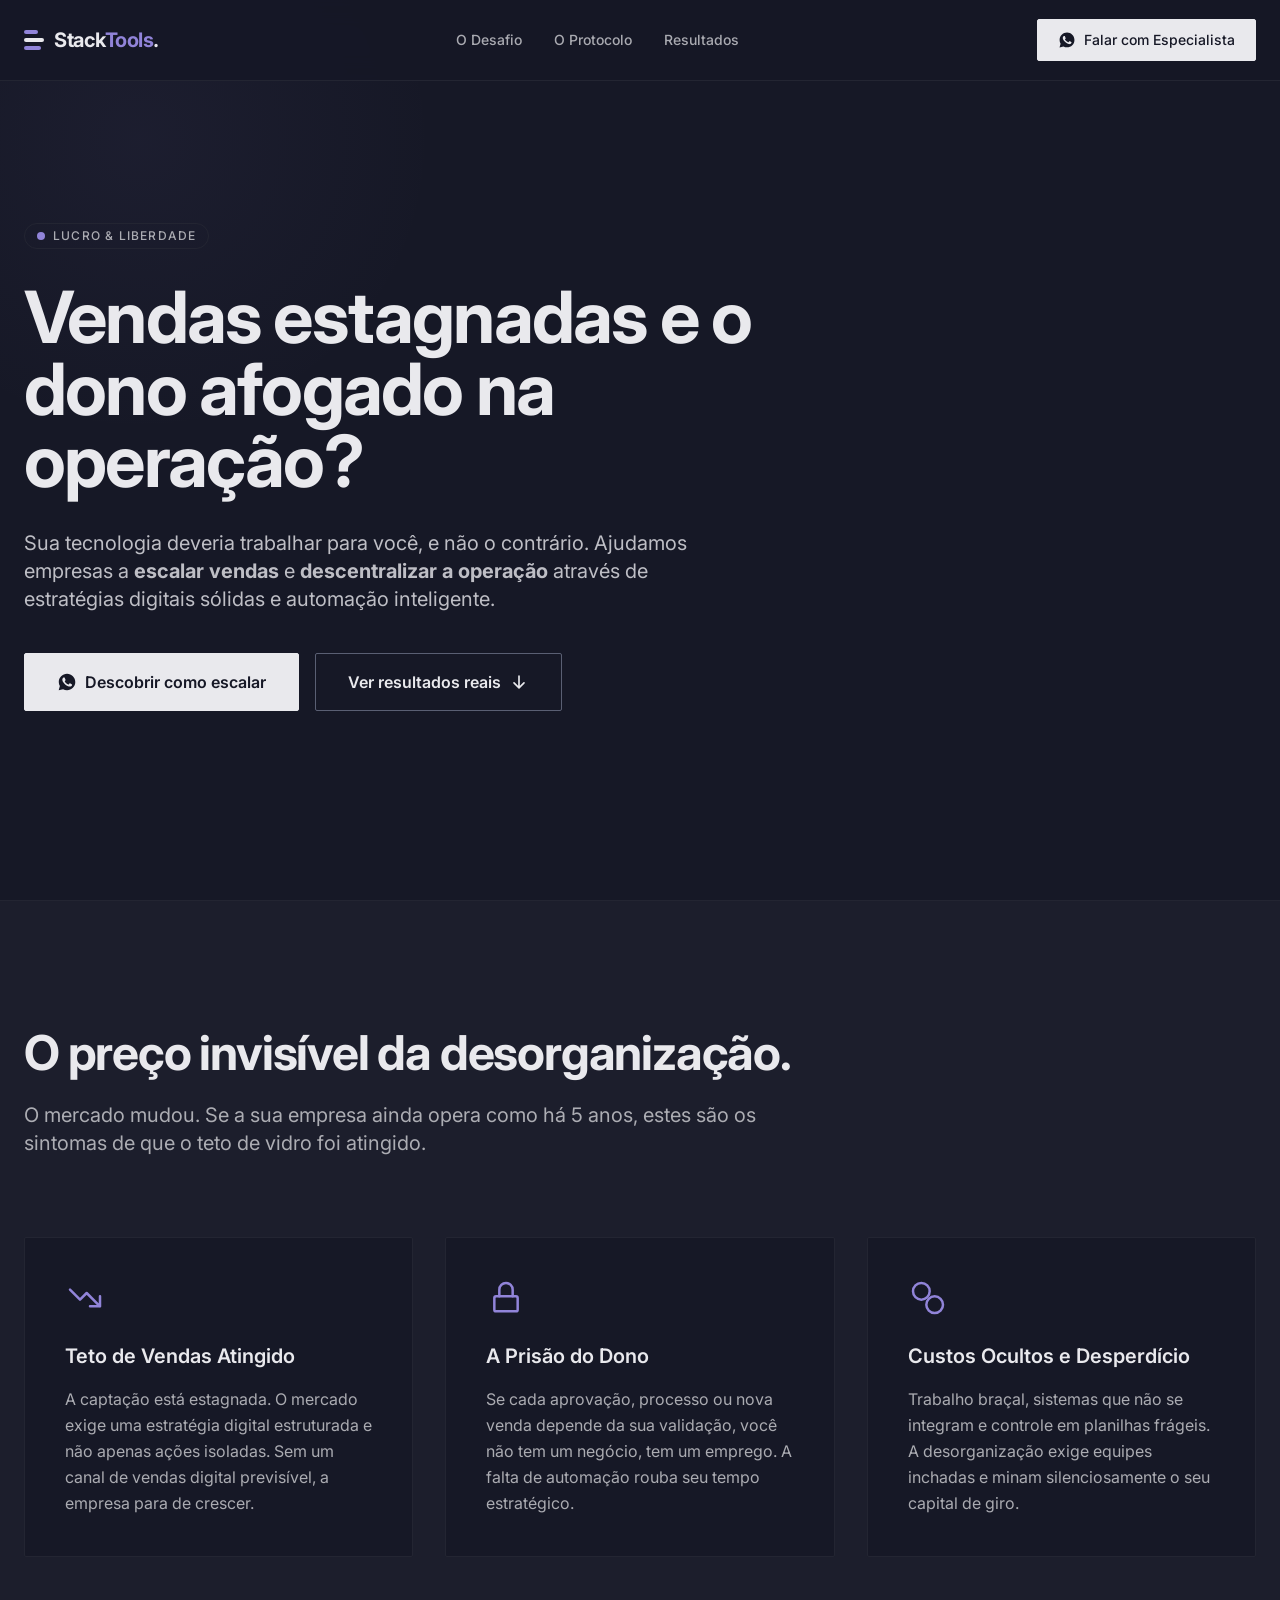
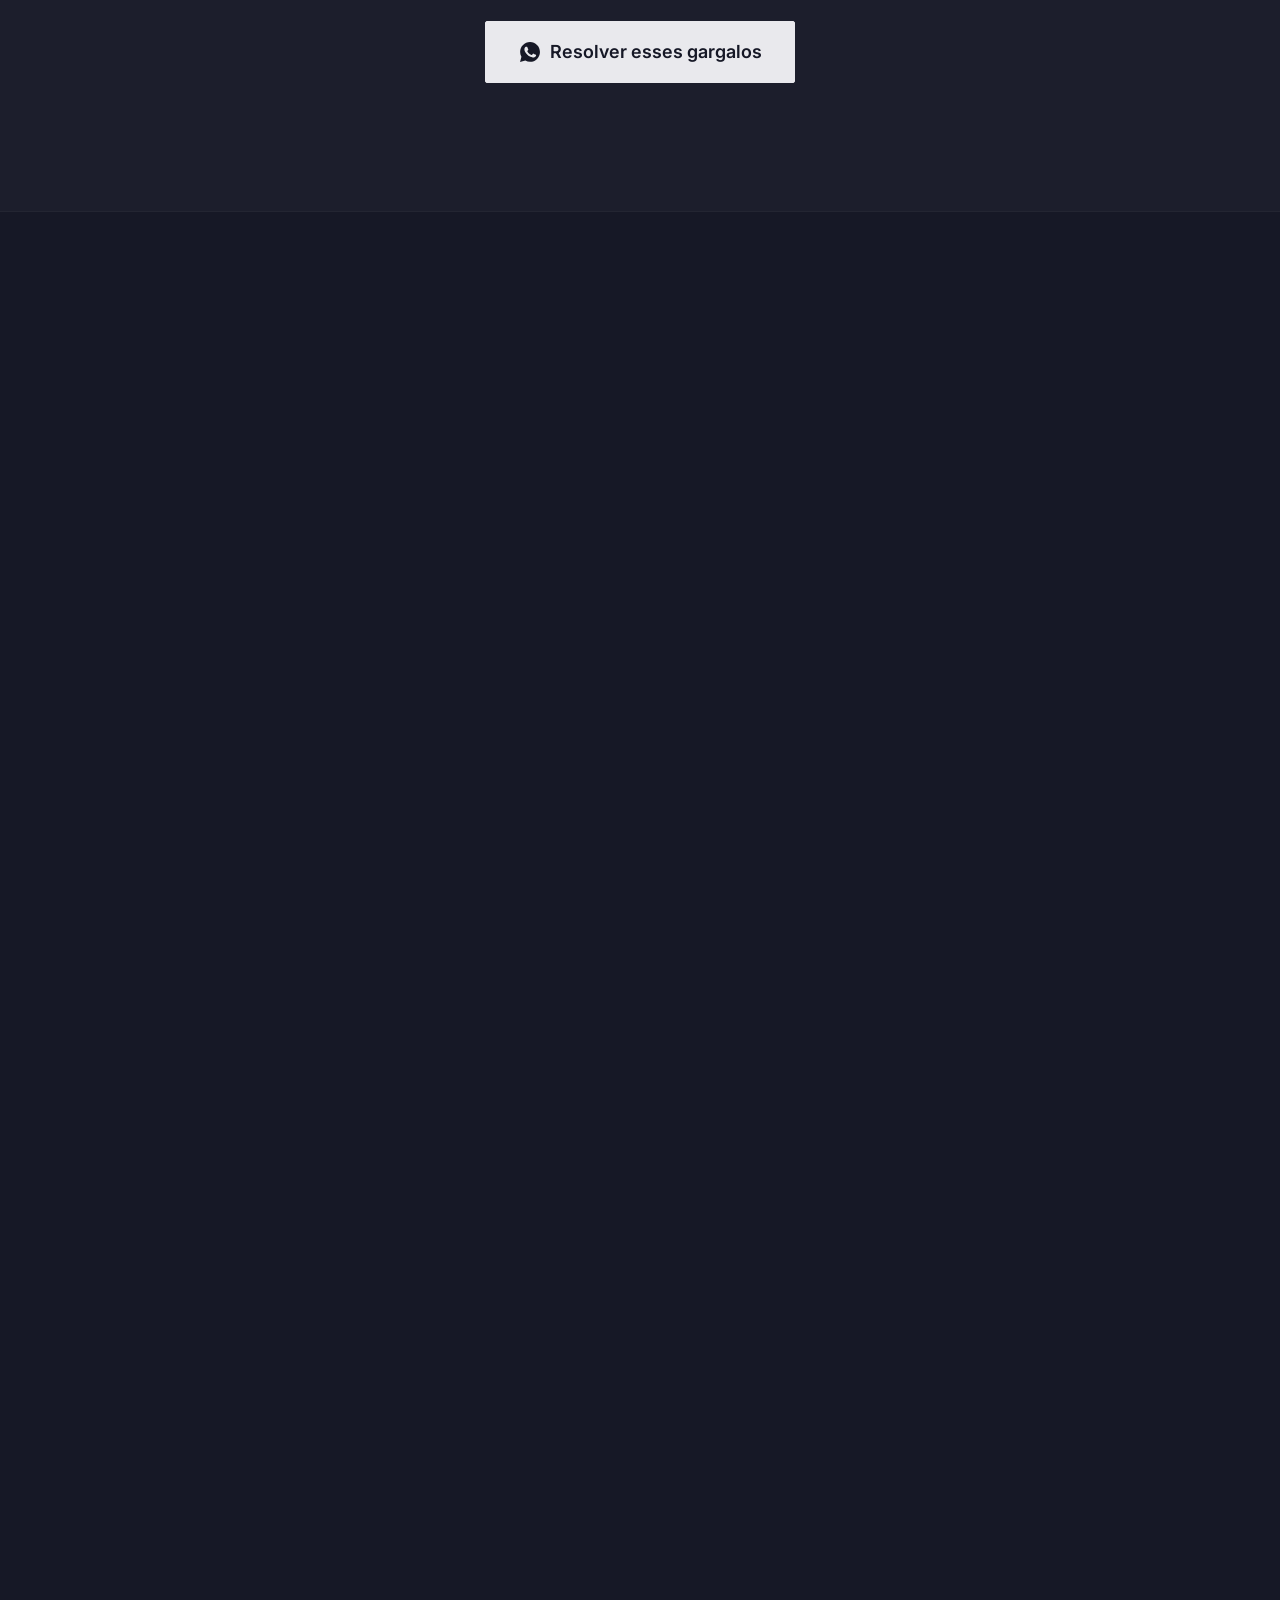
<file: index.html>
<!DOCTYPE html>
<html lang="pt-BR" class="scroll-smooth">
<head>
    <meta charset="UTF-8">
    <meta name="viewport" content="width=device-width, initial-scale=1.0">
    <title>StackTools | Engenharia Digital para Negócios</title>

    <!-- SEO -->
    <meta name="description" content="StackTools ajuda empresas de médio porte a escalar vendas e descentralizar a operação com estratégia digital, automação de processos e integração de sistemas.">
    <meta name="robots" content="index, follow">
    <meta name="author" content="StackTools">
    <meta name="theme-color" content="#161826">
    <link rel="canonical" href="https://www.stacktools.com.br/">

    <!-- Open Graph -->
    <meta property="og:type" content="website">
    <meta property="og:site_name" content="StackTools">
    <meta property="og:title" content="StackTools | Engenharia Digital para Negócios">
    <meta property="og:description" content="Escale vendas e descentralize a operação com estratégia digital, automação e integração de sistemas — para empresas de médio porte.">
    <meta property="og:locale" content="pt_BR">

    <!-- Twitter Card -->
    <meta name="twitter:card" content="summary">
    <meta name="twitter:title" content="StackTools | Engenharia Digital para Negócios">
    <meta name="twitter:description" content="Escale vendas e descentralize a operação com estratégia digital, automação e integração de sistemas.">

    <!-- Favicon (monograma StackTools) -->
    <link rel="icon" type="image/svg+xml" href="data:image/svg+xml,%3Csvg xmlns='http://www.w3.org/2000/svg' viewBox='0 0 72 72'%3E%3Crect width='72' height='72' rx='18' fill='%239184d9'/%3E%3Crect x='20' y='26' width='22' height='6' rx='3' fill='%23161826'/%3E%3Crect x='20' y='36' width='32' height='6' rx='3' fill='%23161826'/%3E%3Crect x='20' y='46' width='27' height='6' rx='3' fill='%23161826'/%3E%3C/svg%3E">

    <!-- Fonte hospedada localmente: variável, subsetada (latim + acentos pt-BR) e em WOFF2 (~75KB) -->
    <link rel="preload" href="inter-var-subset.woff2" as="font" type="font/woff2" crossorigin>

    <!-- CSS compilado e purgado (build estático — sem compilador JIT no navegador) -->
    <link rel="stylesheet" href="styles.css">

    <script type="application/ld+json">
    {
        "@context": "https://schema.org",
        "@type": "LocalBusiness",
        "name": "StackTools",
        "url": "https://www.stacktools.com.br/",
        "description": "Engenharia digital para escalar vendas e descentralizar a operação de empresas de médio porte.",
        "telephone": "+5581994034502",
        "areaServed": "BR",
        "priceRange": "$$"
    }
    </script>
</head>
<body class="relative">

    <header class="fixed top-0 w-full z-50 bg-fundo/90 backdrop-blur-md border-b border-superficie">
        <div class="max-w-7xl mx-auto px-6 h-20 flex items-center justify-between">
            <a href="#" class="flex items-center gap-2.5" aria-label="StackTools — página inicial">
                <span class="inline-flex flex-col gap-1 w-5" aria-hidden="true">
                    <span class="h-1 rounded-full bg-acento self-start w-[70%]"></span>
                    <span class="h-1 rounded-full bg-texto self-end w-full"></span>
                    <span class="h-1 rounded-full bg-acento self-start w-[85%]"></span>
                </span>
                <span class="text-xl font-bold tracking-tight">Stack<span class="text-acento">Tools</span>.</span>
            </a>

            <nav class="hidden md:flex gap-8 text-sm font-medium text-texto/70">
                <a href="#dores" class="hover:text-acento transition-colors">O Desafio</a>
                <a href="#solucoes" class="hover:text-acento transition-colors">O Protocolo</a>
                <a href="#resultados" class="hover:text-acento transition-colors">Resultados</a>
            </nav>

            <div class="flex items-center gap-3">
                <a href="https://wa.me/5581994034502?text=Ol%C3%A1!%20gostaria%20de%20conhecer%20mais%20sobre%20os%20seus%20servi%C3%A7os" target="_blank" rel="noopener" class="hidden sm:flex btn-primary px-5 py-2.5 rounded-sm font-medium text-sm items-center gap-2">
                    <svg class="w-[18px] h-[18px]" viewBox="0 0 24 24" fill="currentColor" aria-hidden="true"><path d="M12.04 2C6.58 2 2.13 6.45 2.13 11.91c0 1.75.46 3.46 1.32 4.96L2.05 22l5.25-1.38a9.9 9.9 0 0 0 4.74 1.2h.01c5.46 0 9.9-4.45 9.9-9.91C21.96 6.45 17.5 2 12.04 2Zm5.8 14.08c-.24.68-1.4 1.3-1.93 1.38-.5.08-1.12.11-1.8-.12-.42-.13-.95-.3-1.64-.6-2.88-1.24-4.76-4.14-4.9-4.33-.14-.19-1.17-1.56-1.17-2.98s.74-2.11 1-2.4c.26-.29.57-.36.76-.36s.38 0 .55.01c.18.01.41-.07.64.49.24.58.81 2.01.88 2.15.07.15.12.32.02.51-.1.19-.15.31-.3.48-.15.17-.31.38-.44.51-.15.15-.3.31-.13.6.17.29.77 1.27 1.65 2.06 1.14 1.02 2.1 1.34 2.39 1.49.29.15.46.13.63-.05.17-.19.71-.83.9-1.11.19-.29.38-.24.63-.14.26.1 1.64.77 1.92.91.29.14.48.21.55.33.07.12.07.68-.17 1.37Z"/></svg>
                    Falar com Especialista
                </a>

                <button id="menu-toggle" type="button" class="md:hidden inline-flex items-center justify-center w-10 h-10 border border-superficie rounded-sm" aria-expanded="false" aria-controls="mobile-menu" aria-label="Abrir menu">
                    <svg class="icon-open w-5 h-5" viewBox="0 0 24 24" fill="none" stroke="currentColor" stroke-width="2" stroke-linecap="round"><path d="M3 6h18M3 12h18M3 18h18"/></svg>
                    <svg class="icon-close w-5 h-5" viewBox="0 0 24 24" fill="none" stroke="currentColor" stroke-width="2" stroke-linecap="round"><path d="M6 6l12 12M18 6L6 18"/></svg>
                </button>
            </div>
        </div>

        <div id="mobile-menu" class="md:hidden border-t border-superficie bg-fundo">
            <nav class="flex flex-col px-6 py-4 gap-1 text-base font-medium text-texto/80">
                <a href="#dores" class="py-3 border-b border-superficie">O Desafio</a>
                <a href="#solucoes" class="py-3 border-b border-superficie">O Protocolo</a>
                <a href="#resultados" class="py-3 border-b border-superficie">Resultados</a>
                <a href="https://wa.me/5581994034502?text=Ol%C3%A1!%20gostaria%20de%20conhecer%20mais%20sobre%20os%20seus%20servi%C3%A7os" target="_blank" rel="noopener" class="mt-4 mb-2 btn-primary px-5 py-3 rounded-sm font-medium text-sm flex items-center justify-center gap-2">
                    <svg class="w-[18px] h-[18px]" viewBox="0 0 24 24" fill="currentColor" aria-hidden="true"><path d="M12.04 2C6.58 2 2.13 6.45 2.13 11.91c0 1.75.46 3.46 1.32 4.96L2.05 22l5.25-1.38a9.9 9.9 0 0 0 4.74 1.2h.01c5.46 0 9.9-4.45 9.9-9.91C21.96 6.45 17.5 2 12.04 2Zm5.8 14.08c-.24.68-1.4 1.3-1.93 1.38-.5.08-1.12.11-1.8-.12-.42-.13-.95-.3-1.64-.6-2.88-1.24-4.76-4.14-4.9-4.33-.14-.19-1.17-1.56-1.17-2.98s.74-2.11 1-2.4c.26-.29.57-.36.76-.36s.38 0 .55.01c.18.01.41-.07.64.49.24.58.81 2.01.88 2.15.07.15.12.32.02.51-.1.19-.15.31-.3.48-.15.17-.31.38-.44.51-.15.15-.3.31-.13.6.17.29.77 1.27 1.65 2.06 1.14 1.02 2.1 1.34 2.39 1.49.29.15.46.13.63-.05.17-.19.71-.83.9-1.11.19-.29.38-.24.63-.14.26.1 1.64.77 1.92.91.29.14.48.21.55.33.07.12.07.68-.17 1.37Z"/></svg>
                    Falar com Especialista
                </a>
            </nav>
        </div>
    </header>

    <section class="relative pt-40 pb-32 overflow-hidden flex items-center min-h-screen">
        <div class="glow-bg -top-40 -left-40"></div>
        <div class="max-w-7xl mx-auto px-6 relative z-10 grid md:grid-cols-12 gap-12 items-center">

            <div class="md:col-span-8 fade-up">
                <div class="inline-flex items-center gap-2 px-3 py-1 border border-superficie rounded-full text-xs font-medium text-texto/70 mb-8 uppercase tracking-widest">
                    <span class="w-2 h-2 rounded-full bg-acento"></span>
                    Lucro & Liberdade
                </div>

                <h1 class="text-4xl sm:text-5xl md:text-6xl lg:text-7xl font-bold leading-[1.1] tracking-tight mb-8">
                    Vendas estagnadas e o dono afogado na operação?
                </h1>

                <p class="text-lg md:text-xl text-texto/80 max-w-2xl mb-10 leading-relaxed">
                    Sua tecnologia deveria trabalhar para você, e não o contrário. Ajudamos empresas a <strong>escalar vendas</strong> e <strong>descentralizar a operação</strong> através de estratégias digitais sólidas e automação inteligente.
                </p>

                <div class="flex flex-col sm:flex-row gap-4">
                    <a href="https://wa.me/5581994034502?text=Ol%C3%A1!%20gostaria%20de%20conhecer%20mais%20sobre%20os%20seus%20servi%C3%A7os" target="_blank" rel="noopener" class="btn-primary px-8 py-4 rounded-sm font-semibold text-center flex items-center justify-center gap-2">
                        <svg class="w-5 h-5" viewBox="0 0 24 24" fill="currentColor" aria-hidden="true"><path d="M12.04 2C6.58 2 2.13 6.45 2.13 11.91c0 1.75.46 3.46 1.32 4.96L2.05 22l5.25-1.38a9.9 9.9 0 0 0 4.74 1.2h.01c5.46 0 9.9-4.45 9.9-9.91C21.96 6.45 17.5 2 12.04 2Zm5.8 14.08c-.24.68-1.4 1.3-1.93 1.38-.5.08-1.12.11-1.8-.12-.42-.13-.95-.3-1.64-.6-2.88-1.24-4.76-4.14-4.9-4.33-.14-.19-1.17-1.56-1.17-2.98s.74-2.11 1-2.4c.26-.29.57-.36.76-.36s.38 0 .55.01c.18.01.41-.07.64.49.24.58.81 2.01.88 2.15.07.15.12.32.02.51-.1.19-.15.31-.3.48-.15.17-.31.38-.44.51-.15.15-.3.31-.13.6.17.29.77 1.27 1.65 2.06 1.14 1.02 2.1 1.34 2.39 1.49.29.15.46.13.63-.05.17-.19.71-.83.9-1.11.19-.29.38-.24.63-.14.26.1 1.64.77 1.92.91.29.14.48.21.55.33.07.12.07.68-.17 1.37Z"/></svg>
                        Descobrir como escalar
                    </a>
                    <a href="#resultados" class="btn-outline px-8 py-4 rounded-sm font-semibold text-center flex items-center justify-center gap-2">
                        Ver resultados reais
                        <svg class="w-5 h-5" viewBox="0 0 24 24" fill="none" stroke="currentColor" stroke-width="2" stroke-linecap="round" stroke-linejoin="round" aria-hidden="true"><path d="M12 5v14M6 13l6 6 6-6"/></svg>
                    </a>
                </div>
            </div>
    </section>

    <section id="dores" class="py-24 md:py-32 bg-superficie/50 border-y border-superficie relative">
        <div class="max-w-7xl mx-auto px-6">
            <div class="max-w-3xl mb-16 md:mb-20 fade-up">
                <h2 class="text-3xl md:text-5xl font-bold mb-6 tracking-tight">O preço invisível da desorganização.</h2>
                <p class="text-xl text-texto/70">O mercado mudou. Se a sua empresa ainda opera como há 5 anos, estes são os sintomas de que o teto de vidro foi atingido.</p>
            </div>

            <div class="grid md:grid-cols-3 gap-8">
                <div class="bg-fundo p-8 md:p-10 border border-superficie hover:border-acento/50 transition-colors rounded-sm fade-up">
                    <svg class="w-10 h-10 text-acento mb-6" viewBox="0 0 24 24" fill="none" stroke="currentColor" stroke-width="1.5" stroke-linecap="round" stroke-linejoin="round" aria-hidden="true"><path d="M3 7l6 6 4-4 8 8M15 17h6v-6"/></svg>
                    <h3 class="text-xl font-semibold mb-4">Teto de Vendas Atingido</h3>
                    <p class="text-texto/70 leading-relaxed">
                        A captação está estagnada. O mercado exige uma estratégia digital estruturada e não apenas ações isoladas. Sem um canal de vendas digital previsível, a empresa para de crescer.
                    </p>
                </div>

                <div class="bg-fundo p-8 md:p-10 border border-superficie hover:border-acento/50 transition-colors rounded-sm fade-up" style="transition-delay: 100ms;">
                    <svg class="w-10 h-10 text-acento mb-6" viewBox="0 0 24 24" fill="none" stroke="currentColor" stroke-width="1.5" stroke-linecap="round" stroke-linejoin="round" aria-hidden="true"><rect x="5" y="11" width="14" height="9" rx="1"/><path d="M8 11V7a4 4 0 0 1 8 0v4"/></svg>
                    <h3 class="text-xl font-semibold mb-4">A Prisão do Dono</h3>
                    <p class="text-texto/70 leading-relaxed">
                        Se cada aprovação, processo ou nova venda depende da sua validação, você não tem um negócio, tem um emprego. A falta de automação rouba seu tempo estratégico.
                    </p>
                </div>

                <div class="bg-fundo p-8 md:p-10 border border-superficie hover:border-acento/50 transition-colors rounded-sm fade-up" style="transition-delay: 200ms;">
                    <svg class="w-10 h-10 text-acento mb-6" viewBox="0 0 24 24" fill="none" stroke="currentColor" stroke-width="1.5" stroke-linecap="round" stroke-linejoin="round" aria-hidden="true"><circle cx="8" cy="8" r="5"/><circle cx="16" cy="16" r="5"/><path d="M8 8l8 8" opacity="0"/></svg>
                    <h3 class="text-xl font-semibold mb-4">Custos Ocultos e Desperdício</h3>
                    <p class="text-texto/70 leading-relaxed">
                        Trabalho braçal, sistemas que não se integram e controle em planilhas frágeis. A desorganização exige equipes inchadas e minam silenciosamente o seu capital de giro.
                    </p>
                </div>
            </div>

            <div class="mt-16 text-center fade-up">
                <a href="https://wa.me/5581994034502?text=Ol%C3%A1!%20gostaria%20de%20conhecer%20mais%20sobre%20os%20seus%20servi%C3%A7os" target="_blank" rel="noopener" class="inline-flex items-center justify-center gap-2 btn-primary px-8 py-4 rounded-sm font-semibold text-lg hover:scale-105 transition-transform">
                    <svg class="w-6 h-6" viewBox="0 0 24 24" fill="currentColor" aria-hidden="true"><path d="M12.04 2C6.58 2 2.13 6.45 2.13 11.91c0 1.75.46 3.46 1.32 4.96L2.05 22l5.25-1.38a9.9 9.9 0 0 0 4.74 1.2h.01c5.46 0 9.9-4.45 9.9-9.91C21.96 6.45 17.5 2 12.04 2Zm5.8 14.08c-.24.68-1.4 1.3-1.93 1.38-.5.08-1.12.11-1.8-.12-.42-.13-.95-.3-1.64-.6-2.88-1.24-4.76-4.14-4.9-4.33-.14-.19-1.17-1.56-1.17-2.98s.74-2.11 1-2.4c.26-.29.57-.36.76-.36s.38 0 .55.01c.18.01.41-.07.64.49.24.58.81 2.01.88 2.15.07.15.12.32.02.51-.1.19-.15.31-.3.48-.15.17-.31.38-.44.51-.15.15-.3.31-.13.6.17.29.77 1.27 1.65 2.06 1.14 1.02 2.1 1.34 2.39 1.49.29.15.46.13.63-.05.17-.19.71-.83.9-1.11.19-.29.38-.24.63-.14.26.1 1.64.77 1.92.91.29.14.48.21.55.33.07.12.07.68-.17 1.37Z"/></svg>
                    Resolver esses gargalos
                </a>
            </div>
        </div>
    </section>

    <section id="solucoes" class="py-24 md:py-32 relative">
        <div class="glow-bg top-1/2 right-0 transform translate-x-1/2 -translate-y-1/2"></div>

        <div class="max-w-7xl mx-auto px-6">
            <div class="text-center mb-16 md:mb-24 fade-up">
                <h2 class="text-3xl sm:text-4xl md:text-5xl font-bold mb-6 tracking-tight">O Protocolo de Escala</h2>
                <p class="text-xl text-texto/70 max-w-2xl mx-auto">Não somos uma agência comum. Implementamos um ecossistema tecnológico focado em duas métricas: botar mais dinheiro no caixa e devolver o tempo do dono.</p>
            </div>

            <div class="space-y-20 md:space-y-32">
                <div class="grid md:grid-cols-2 gap-10 md:gap-16 items-center fade-up">
                    <div class="order-2 md:order-1 relative aspect-[4/3] bg-superficie border border-superficie flex items-center justify-center p-8 md:p-12">
                        <img src="insights.svg" alt="Ilustração de análise de dados e estratégia digital" width="800" height="571" style="object-fit:contain" class="w-full h-full" loading="lazy" decoding="async">
                    </div>
                    <div class="order-1 md:order-2">
                        <div class="text-acento font-mono text-sm mb-4 tracking-wider">01 // ESTRATÉGIA E AQUISIÇÃO</div>
                        <h3 class="text-2xl md:text-3xl font-bold mb-6">Estratégia Digital Estruturada</h3>
                        <p class="text-texto/70 text-lg leading-relaxed mb-6">
                            Não empurramos "sites" engessados. Iniciamos com uma análise profunda do seu mercado e tendências. A partir daí, definimos e construímos o ativo ideal — seja um Portal B2B, E-commerce de alta performance, SaaS ou um CRM integrado — focado puramente em tracionar novas vendas.
                        </p>
                        <ul class="space-y-3 text-texto/80">
                            <li class="flex items-start gap-3">
                                <svg class="w-5 h-5 text-acento mt-1 shrink-0" viewBox="0 0 24 24" fill="none" stroke="currentColor" stroke-width="2" stroke-linecap="round" stroke-linejoin="round" aria-hidden="true"><path d="M20 6L9 17l-5-5"/></svg>
                                Análise de dados para decisões precisas.
                            </li>
                            <li class="flex items-start gap-3">
                                <svg class="w-5 h-5 text-acento mt-1 shrink-0" viewBox="0 0 24 24" fill="none" stroke="currentColor" stroke-width="2" stroke-linecap="round" stroke-linejoin="round" aria-hidden="true"><path d="M20 6L9 17l-5-5"/></svg>
                                Plataformas desenhadas para converter visitantes em caixa.
                            </li>
                        </ul>
                    </div>
                </div>

                <div class="grid md:grid-cols-2 gap-10 md:gap-16 items-center fade-up">
                    <div>
                        <div class="text-acento font-mono text-sm mb-4 tracking-wider">02 // AUTOMAÇÃO OPERACIONAL</div>
                        <h3 class="text-2xl md:text-3xl font-bold mb-6">A Devolução do seu Tempo</h3>
                        <p class="text-texto/70 text-lg leading-relaxed mb-6">
                            Substituímos o trabalho braçal da sua equipe por processos automatizados. Ao mapear e digitalizar fluxos críticos, removemos os gargalos humanos, reduzimos custos com falhas e permitimos que você tenha tempo para focar exclusivamente na expansão do negócio.
                        </p>
                        <ul class="space-y-3 text-texto/80">
                            <li class="flex items-start gap-3">
                                <svg class="w-5 h-5 text-acento mt-1 shrink-0" viewBox="0 0 24 24" fill="none" stroke="currentColor" stroke-width="2" stroke-linecap="round" stroke-linejoin="round" aria-hidden="true"><path d="M20 6L9 17l-5-5"/></svg>
                                Contratos, faturamentos e processos em piloto automático.
                            </li>
                            <li class="flex items-start gap-3">
                                <svg class="w-5 h-5 text-acento mt-1 shrink-0" viewBox="0 0 24 24" fill="none" stroke="currentColor" stroke-width="2" stroke-linecap="round" stroke-linejoin="round" aria-hidden="true"><path d="M20 6L9 17l-5-5"/></svg>
                                Operação descentralizada e independente da diretoria.
                            </li>
                        </ul>
                    </div>
                    <div class="relative aspect-[4/3] bg-superficie border border-superficie flex items-center justify-center p-8 md:p-12">
                        <img src="automation.svg" alt="Ilustração de automação de processos operacionais" width="960" height="717" style="object-fit:contain" class="w-full h-full" loading="lazy" decoding="async">
                    </div>
                </div>

                <div class="grid md:grid-cols-2 gap-10 md:gap-16 items-center fade-up">
                    <div class="order-2 md:order-1 relative aspect-[4/3] bg-superficie border border-superficie flex items-center justify-center p-8 md:p-12">
                        <img src="scale.svg" alt="Ilustração de crescimento e escala de negócio através da integração de sistemas" width="960" height="654" style="object-fit:contain" class="w-full h-full" loading="lazy" decoding="async">
                    </div>
                    <div class="order-1 md:order-2">
                        <div class="text-acento font-mono text-sm mb-4 tracking-wider">03 // INTEGRAÇÃO DE SISTEMAS</div>
                        <h3 class="text-2xl md:text-3xl font-bold mb-6">Visibilidade e Controle Total</h3>
                        <p class="text-texto/70 text-lg leading-relaxed mb-6">
                            Acabe com o retrabalho e o lançamento de dados duplicados. Integramos seus ERPs, CRMs e plataformas de pagamento para que conversem entre si. O resultado? Um dashboard gerencial preciso que permite previsibilidade financeira real.
                        </p>
                        <ul class="space-y-3 text-texto/80">
                            <li class="flex items-start gap-3">
                                <svg class="w-5 h-5 text-acento mt-1 shrink-0" viewBox="0 0 24 24" fill="none" stroke="currentColor" stroke-width="2" stroke-linecap="round" stroke-linejoin="round" aria-hidden="true"><path d="M20 6L9 17l-5-5"/></svg>
                                Fim das planilhas frágeis e erros de digitação.
                            </li>
                            <li class="flex items-start gap-3">
                                <svg class="w-5 h-5 text-acento mt-1 shrink-0" viewBox="0 0 24 24" fill="none" stroke="currentColor" stroke-width="2" stroke-linecap="round" stroke-linejoin="round" aria-hidden="true"><path d="M20 6L9 17l-5-5"/></svg>
                                Dados unificados de vendas, estoque e fluxo de caixa.
                            </li>
                        </ul>
                    </div>
                </div>
            </div>

            <div class="mt-16 md:mt-24 text-center fade-up">
                <a href="https://wa.me/5581994034502?text=Ol%C3%A1!%20gostaria%20de%20conhecer%20mais%20sobre%20os%20seus%20servi%C3%A7os" target="_blank" rel="noopener" class="inline-flex items-center justify-center gap-2 btn-primary px-8 py-4 rounded-sm font-semibold text-lg hover:scale-105 transition-transform">
                    <svg class="w-6 h-6" viewBox="0 0 24 24" fill="currentColor" aria-hidden="true"><path d="M12.04 2C6.58 2 2.13 6.45 2.13 11.91c0 1.75.46 3.46 1.32 4.96L2.05 22l5.25-1.38a9.9 9.9 0 0 0 4.74 1.2h.01c5.46 0 9.9-4.45 9.9-9.91C21.96 6.45 17.5 2 12.04 2Zm5.8 14.08c-.24.68-1.4 1.3-1.93 1.38-.5.08-1.12.11-1.8-.12-.42-.13-.95-.3-1.64-.6-2.88-1.24-4.76-4.14-4.9-4.33-.14-.19-1.17-1.56-1.17-2.98s.74-2.11 1-2.4c.26-.29.57-.36.76-.36s.38 0 .55.01c.18.01.41-.07.64.49.24.58.81 2.01.88 2.15.07.15.12.32.02.51-.1.19-.15.31-.3.48-.15.17-.31.38-.44.51-.15.15-.3.31-.13.6.17.29.77 1.27 1.65 2.06 1.14 1.02 2.1 1.34 2.39 1.49.29.15.46.13.63-.05.17-.19.71-.83.9-1.11.19-.29.38-.24.63-.14.26.1 1.64.77 1.92.91.29.14.48.21.55.33.07.12.07.68-.17 1.37Z"/></svg>
                    Quero aplicar este protocolo
                </a>
            </div>
        </div>
    </section>

    <section id="resultados" class="py-24 md:py-32 bg-superficie/30 border-t border-superficie relative">
        <div class="max-w-7xl mx-auto px-6">
            <div class="text-center mb-16 md:mb-20 fade-up">
                <span class="text-acento font-mono text-sm mb-4 block tracking-wider">O QUE ENTREGAMOS</span>
                <h2 class="text-3xl sm:text-4xl md:text-5xl font-bold mb-6 tracking-tight">O Código Traduzido em Lucro</h2>
                <p class="text-xl text-texto/70 max-w-2xl mx-auto">Resultados reais alcançados através da estruturação digital e automação em empresas de médio porte.</p>
            </div>

            <div class="grid md:grid-cols-2 lg:grid-cols-3 gap-8">
                <div class="bg-fundo p-8 border border-superficie rounded-sm flex flex-col h-full fade-up relative group">
                    <div class="absolute top-0 left-0 w-full h-[2px] bg-superficie group-hover:bg-acento transition-colors"></div>
                    <div class="text-acento font-mono text-xs tracking-wider mb-6">01. AUTOMAÇÃO DE PROCESSOS</div>
                    <h3 class="text-2xl font-bold mb-4">De 2 dias para apenas 30 minutos.</h3>
                    <p class="text-texto/70 mb-8 flex-grow">
                        Mapeamos e automatizamos todo o fluxo de análise de crédito, aprovação e emissão de contratos comerciais de um cliente B2B. A equipe deixou de fazer trabalho de robô.
                    </p>
                    <div class="pt-6 border-t border-superficie">
                        <div class="text-sm text-texto/50 mb-1">Impacto Financeiro</div>
                        <div class="font-bold text-xl text-texto">+R$ 850 mil/ano em vendas <br><span class="text-sm font-normal text-texto/70">recuperadas por agilidade no fechamento.</span></div>
                    </div>
                </div>

                <div class="bg-fundo p-8 border border-superficie rounded-sm flex flex-col h-full fade-up relative group" style="transition-delay: 100ms;">
                    <div class="absolute top-0 left-0 w-full h-[2px] bg-superficie group-hover:bg-acento transition-colors"></div>
                    <div class="text-acento font-mono text-xs tracking-wider mb-6">02. ESTRATÉGIA E AQUISIÇÃO</div>
                    <h3 class="text-2xl font-bold mb-4">Portal B2B de Alta Conversão.</h3>
                    <p class="text-texto/70 mb-8 flex-grow">
                        Substituímos um site institucional engessado por uma plataforma de captação ativa, integrada com CRM para qualificação automática dos leads industriais.
                    </p>
                    <div class="pt-6 border-t border-superficie">
                        <div class="text-sm text-texto/50 mb-1">Impacto Operacional</div>
                        <div class="font-bold text-xl text-texto">Aumento de 215% <br><span class="text-sm font-normal text-texto/70">no volume de leads qualificados (MQLs).</span></div>
                    </div>
                </div>

                <div class="bg-fundo p-8 border border-superficie rounded-sm flex flex-col h-full fade-up relative group md:col-span-2 lg:col-span-1" style="transition-delay: 200ms;">
                    <div class="absolute top-0 left-0 w-full h-[2px] bg-superficie group-hover:bg-acento transition-colors"></div>
                    <div class="text-acento font-mono text-xs tracking-wider mb-6">03. INTEGRAÇÃO DE SISTEMAS</div>
                    <h3 class="text-2xl font-bold mb-4">Sincronização ERP + E-commerce.</h3>
                    <p class="text-texto/70 mb-8 flex-grow">
                        Conectamos as plataformas de vendas virtuais diretamente ao ERP legado da empresa. Eliminamos o lançamento duplo de notas e a quebra de estoque por dados desatualizados.
                    </p>
                    <div class="pt-6 border-t border-superficie">
                        <div class="text-sm text-texto/50 mb-1">Redução de Custos</div>
                        <div class="font-bold text-xl text-texto">R$ 140.000 economizados <br><span class="text-sm font-normal text-texto/70">em devoluções e tempo operacional (anual).</span></div>
                    </div>
                </div>
            </div>

            <div class="mt-16 md:mt-20 text-center fade-up">
                <p class="text-texto/70 mb-6 text-lg">Sua empresa pode ser o próximo caso de sucesso.</p>
                <a href="https://wa.me/5581994034502?text=Ol%C3%A1!%20gostaria%20de%20conhecer%20mais%20sobre%20os%20seus%20servi%C3%A7os" target="_blank" rel="noopener" class="inline-flex items-center justify-center gap-2 btn-primary px-8 py-4 rounded-sm font-semibold text-lg hover:scale-105 transition-transform">
                    <svg class="w-6 h-6" viewBox="0 0 24 24" fill="currentColor" aria-hidden="true"><path d="M12.04 2C6.58 2 2.13 6.45 2.13 11.91c0 1.75.46 3.46 1.32 4.96L2.05 22l5.25-1.38a9.9 9.9 0 0 0 4.74 1.2h.01c5.46 0 9.9-4.45 9.9-9.91C21.96 6.45 17.5 2 12.04 2Zm5.8 14.08c-.24.68-1.4 1.3-1.93 1.38-.5.08-1.12.11-1.8-.12-.42-.13-.95-.3-1.64-.6-2.88-1.24-4.76-4.14-4.9-4.33-.14-.19-1.17-1.56-1.17-2.98s.74-2.11 1-2.4c.26-.29.57-.36.76-.36s.38 0 .55.01c.18.01.41-.07.64.49.24.58.81 2.01.88 2.15.07.15.12.32.02.51-.1.19-.15.31-.3.48-.15.17-.31.38-.44.51-.15.15-.3.31-.13.6.17.29.77 1.27 1.65 2.06 1.14 1.02 2.1 1.34 2.39 1.49.29.15.46.13.63-.05.17-.19.71-.83.9-1.11.19-.29.38-.24.63-.14.26.1 1.64.77 1.92.91.29.14.48.21.55.33.07.12.07.68-.17 1.37Z"/></svg>
                    Agendar Diagnóstico Gratuito
                </a>
            </div>
        </div>
    </section>

    <section id="contato" class="py-24 md:py-32 relative overflow-hidden">
        <div class="glow-bg bottom-0 left-1/2 transform -translate-x-1/2 translate-y-1/2"></div>
        <div class="max-w-3xl mx-auto px-6 text-center relative z-10 fade-up">
            <span class="text-acento font-mono text-sm mb-4 block tracking-wider">O PRÓXIMO PASSO</span>
            <h2 class="text-4xl sm:text-5xl md:text-6xl font-bold mb-8 tracking-tight">Pare de apagar incêndios.</h2>
            <p class="text-xl text-texto/70 mb-12 leading-relaxed">
                Agende uma reunião estratégica conosco via WhatsApp. Faremos um diagnóstico profundo da sua operação atual e desenharemos a arquitetura tecnológica necessária para seu negócio voltar a escalar.
            </p>

            <a href="https://wa.me/5581994034502?text=Ol%C3%A1!%20gostaria%20de%20conhecer%20mais%20sobre%20os%20seus%20servi%C3%A7os" target="_blank" rel="noopener" class="inline-flex items-center justify-center gap-3 w-full sm:w-auto btn-primary px-10 py-5 rounded-sm font-bold text-xl hover:scale-105 transition-transform shadow-[0_0_30px_rgba(145,132,217,0.2)]">
                <svg class="w-7 h-7" viewBox="0 0 24 24" fill="currentColor" aria-hidden="true"><path d="M12.04 2C6.58 2 2.13 6.45 2.13 11.91c0 1.75.46 3.46 1.32 4.96L2.05 22l5.25-1.38a9.9 9.9 0 0 0 4.74 1.2h.01c5.46 0 9.9-4.45 9.9-9.91C21.96 6.45 17.5 2 12.04 2Zm5.8 14.08c-.24.68-1.4 1.3-1.93 1.38-.5.08-1.12.11-1.8-.12-.42-.13-.95-.3-1.64-.6-2.88-1.24-4.76-4.14-4.9-4.33-.14-.19-1.17-1.56-1.17-2.98s.74-2.11 1-2.4c.26-.29.57-.36.76-.36s.38 0 .55.01c.18.01.41-.07.64.49.24.58.81 2.01.88 2.15.07.15.12.32.02.51-.1.19-.15.31-.3.48-.15.17-.31.38-.44.51-.15.15-.3.31-.13.6.17.29.77 1.27 1.65 2.06 1.14 1.02 2.1 1.34 2.39 1.49.29.15.46.13.63-.05.17-.19.71-.83.9-1.11.19-.29.38-.24.63-.14.26.1 1.64.77 1.92.91.29.14.48.21.55.33.07.12.07.68-.17 1.37Z"/></svg>
                Solicitar Diagnóstico da Operação
            </a>

            <p class="text-sm text-texto/50 mt-8">
                Sem compromisso. Reunião de 30 minutos focada exclusivamente no seu modelo de negócio.
            </p>
        </div>
    </section>

    <footer class="py-12 border-t border-superficie bg-[#10121c] text-center">
        <div class="max-w-7xl mx-auto px-6 flex flex-col md:flex-row justify-between items-center gap-6">
            <div class="flex items-center gap-2.5">
                <span class="inline-flex flex-col gap-1 w-5" aria-hidden="true">
                    <span class="h-1 rounded-full bg-acento self-start w-[70%]"></span>
                    <span class="h-1 rounded-full bg-texto self-end w-full"></span>
                    <span class="h-1 rounded-full bg-acento self-start w-[85%]"></span>
                </span>
                <span class="text-xl font-bold tracking-tight">Stack<span class="text-acento">Tools</span>.</span>
            </div>
            <p class="text-sm text-texto/50">
                &copy; 2026 StackTools Engenharia Digital. Todos os direitos reservados.
            </p>
        </div>
    </footer>

    <script src="main.js" defer></script>
</body>
</html>
</file>
<file: styles.css>
*,:after,:before{--tw-border-spacing-x:0;--tw-border-spacing-y:0;--tw-translate-x:0;--tw-translate-y:0;--tw-rotate:0;--tw-skew-x:0;--tw-skew-y:0;--tw-scale-x:1;--tw-scale-y:1;--tw-pan-x: ;--tw-pan-y: ;--tw-pinch-zoom: ;--tw-scroll-snap-strictness:proximity;--tw-gradient-from-position: ;--tw-gradient-via-position: ;--tw-gradient-to-position: ;--tw-ordinal: ;--tw-slashed-zero: ;--tw-numeric-figure: ;--tw-numeric-spacing: ;--tw-numeric-fraction: ;--tw-ring-inset: ;--tw-ring-offset-width:0px;--tw-ring-offset-color:#fff;--tw-ring-color:rgba(59,130,246,.5);--tw-ring-offset-shadow:0 0 #0000;--tw-ring-shadow:0 0 #0000;--tw-shadow:0 0 #0000;--tw-shadow-colored:0 0 #0000;--tw-blur: ;--tw-brightness: ;--tw-contrast: ;--tw-grayscale: ;--tw-hue-rotate: ;--tw-invert: ;--tw-saturate: ;--tw-sepia: ;--tw-drop-shadow: ;--tw-backdrop-blur: ;--tw-backdrop-brightness: ;--tw-backdrop-contrast: ;--tw-backdrop-grayscale: ;--tw-backdrop-hue-rotate: ;--tw-backdrop-invert: ;--tw-backdrop-opacity: ;--tw-backdrop-saturate: ;--tw-backdrop-sepia: ;--tw-contain-size: ;--tw-contain-layout: ;--tw-contain-paint: ;--tw-contain-style: }::backdrop{--tw-border-spacing-x:0;--tw-border-spacing-y:0;--tw-translate-x:0;--tw-translate-y:0;--tw-rotate:0;--tw-skew-x:0;--tw-skew-y:0;--tw-scale-x:1;--tw-scale-y:1;--tw-pan-x: ;--tw-pan-y: ;--tw-pinch-zoom: ;--tw-scroll-snap-strictness:proximity;--tw-gradient-from-position: ;--tw-gradient-via-position: ;--tw-gradient-to-position: ;--tw-ordinal: ;--tw-slashed-zero: ;--tw-numeric-figure: ;--tw-numeric-spacing: ;--tw-numeric-fraction: ;--tw-ring-inset: ;--tw-ring-offset-width:0px;--tw-ring-offset-color:#fff;--tw-ring-color:rgba(59,130,246,.5);--tw-ring-offset-shadow:0 0 #0000;--tw-ring-shadow:0 0 #0000;--tw-shadow:0 0 #0000;--tw-shadow-colored:0 0 #0000;--tw-blur: ;--tw-brightness: ;--tw-contrast: ;--tw-grayscale: ;--tw-hue-rotate: ;--tw-invert: ;--tw-saturate: ;--tw-sepia: ;--tw-drop-shadow: ;--tw-backdrop-blur: ;--tw-backdrop-brightness: ;--tw-backdrop-contrast: ;--tw-backdrop-grayscale: ;--tw-backdrop-hue-rotate: ;--tw-backdrop-invert: ;--tw-backdrop-opacity: ;--tw-backdrop-saturate: ;--tw-backdrop-sepia: ;--tw-contain-size: ;--tw-contain-layout: ;--tw-contain-paint: ;--tw-contain-style: }/*! tailwindcss v3.4.17 | MIT License | https://tailwindcss.com*/*,:after,:before{box-sizing:border-box;border:0 solid #e5e7eb}:after,:before{--tw-content:""}:host,html{line-height:1.5;-webkit-text-size-adjust:100%;-moz-tab-size:4;-o-tab-size:4;tab-size:4;font-family:Inter,sans-serif;font-feature-settings:normal;font-variation-settings:normal;-webkit-tap-highlight-color:transparent}body{margin:0;line-height:inherit}hr{height:0;color:inherit;border-top-width:1px}abbr:where([title]){-webkit-text-decoration:underline dotted;text-decoration:underline dotted}h1,h2,h3,h4,h5,h6{font-size:inherit;font-weight:inherit}a{color:inherit;text-decoration:inherit}b,strong{font-weight:bolder}code,kbd,pre,samp{font-family:ui-monospace,SFMono-Regular,Menlo,Monaco,Consolas,Liberation Mono,Courier New,monospace;font-feature-settings:normal;font-variation-settings:normal;font-size:1em}small{font-size:80%}sub,sup{font-size:75%;line-height:0;position:relative;vertical-align:baseline}sub{bottom:-.25em}sup{top:-.5em}table{text-indent:0;border-color:inherit;border-collapse:collapse}button,input,optgroup,select,textarea{font-family:inherit;font-feature-settings:inherit;font-variation-settings:inherit;font-size:100%;font-weight:inherit;line-height:inherit;letter-spacing:inherit;color:inherit;margin:0;padding:0}button,select{text-transform:none}button,input:where([type=button]),input:where([type=reset]),input:where([type=submit]){-webkit-appearance:button;background-color:transparent;background-image:none}:-moz-focusring{outline:auto}:-moz-ui-invalid{box-shadow:none}progress{vertical-align:baseline}::-webkit-inner-spin-button,::-webkit-outer-spin-button{height:auto}[type=search]{-webkit-appearance:textfield;outline-offset:-2px}::-webkit-search-decoration{-webkit-appearance:none}::-webkit-file-upload-button{-webkit-appearance:button;font:inherit}summary{display:list-item}blockquote,dd,dl,figure,h1,h2,h3,h4,h5,h6,hr,p,pre{margin:0}fieldset{margin:0}fieldset,legend{padding:0}menu,ol,ul{list-style:none;margin:0;padding:0}dialog{padding:0}textarea{resize:vertical}input::-moz-placeholder,textarea::-moz-placeholder{opacity:1;color:#9ca3af}input::placeholder,textarea::placeholder{opacity:1;color:#9ca3af}[role=button],button{cursor:pointer}:disabled{cursor:default}audio,canvas,embed,iframe,img,object,svg,video{display:block;vertical-align:middle}img,video{max-width:100%;height:auto}[hidden]:where(:not([hidden=until-found])){display:none}.fixed{position:fixed}.absolute{position:absolute}.relative{position:relative}.-left-40{left:-10rem}.-top-40{top:-10rem}.-top-6{top:-1.5rem}.bottom-0{bottom:0}.left-0{left:0}.left-1\/2{left:50%}.left-8{left:2rem}.right-0{right:0}.top-0{top:0}.top-1\/2{top:50%}.top-8{top:2rem}.z-10{z-index:10}.z-50{z-index:50}.order-1{order:1}.order-2{order:2}.mx-auto{margin-left:auto;margin-right:auto}.mb-1{margin-bottom:.25rem}.mb-10{margin-bottom:2.5rem}.mb-12{margin-bottom:3rem}.mb-16{margin-bottom:4rem}.mb-2{margin-bottom:.5rem}.mb-4{margin-bottom:1rem}.mb-6{margin-bottom:1.5rem}.mb-8{margin-bottom:2rem}.mt-1{margin-top:.25rem}.mt-16{margin-top:4rem}.mt-4{margin-top:1rem}.mt-8{margin-top:2rem}.block{display:block}.flex{display:flex}.inline-flex{display:inline-flex}.grid{display:grid}.hidden{display:none}.aspect-\[4\/3\]{aspect-ratio:4/3}.aspect-square{aspect-ratio:1/1}.h-1{height:.25rem}.h-1\/2{height:50%}.h-1\/3{height:33.333333%}.h-10{height:2.5rem}.h-12{height:3rem}.h-14{height:3.5rem}.h-2{height:.5rem}.h-2\/3{height:66.666667%}.h-20{height:5rem}.h-32{height:8rem}.h-4{height:1rem}.h-5{height:1.25rem}.h-6{height:1.5rem}.h-7{height:1.75rem}.h-\[18px\]{height:18px}.h-\[1px\]{height:1px}.h-\[2px\]{height:2px}.h-full{height:100%}.min-h-screen{min-height:100vh}.w-1\/2{width:50%}.w-1\/3{width:33.333333%}.w-1\/4{width:25%}.w-1\/6{width:16.666667%}.w-10{width:2.5rem}.w-14{width:3.5rem}.w-2{width:.5rem}.w-2\/3{width:66.666667%}.w-5{width:1.25rem}.w-6{width:1.5rem}.w-7{width:1.75rem}.w-8{width:2rem}.w-\[18px\]{width:18px}.w-\[1px\]{width:1px}.w-\[70\%\]{width:70%}.w-\[85\%\]{width:85%}.w-full{width:100%}.max-w-2xl{max-width:42rem}.max-w-3xl{max-width:48rem}.max-w-7xl{max-width:80rem}.flex-1{flex:1 1 0%}.shrink-0{flex-shrink:0}.flex-grow{flex-grow:1}.-translate-x-1\/2{--tw-translate-x:-50%}.-translate-x-1\/2,.-translate-y-1\/2{transform:translate(var(--tw-translate-x),var(--tw-translate-y)) rotate(var(--tw-rotate)) skewX(var(--tw-skew-x)) skewY(var(--tw-skew-y)) scaleX(var(--tw-scale-x)) scaleY(var(--tw-scale-y))}.-translate-y-1\/2{--tw-translate-y:-50%}.translate-x-1\/2{--tw-translate-x:50%}.translate-x-1\/2,.translate-y-1\/2{transform:translate(var(--tw-translate-x),var(--tw-translate-y)) rotate(var(--tw-rotate)) skewX(var(--tw-skew-x)) skewY(var(--tw-skew-y)) scaleX(var(--tw-scale-x)) scaleY(var(--tw-scale-y))}.translate-y-1\/2{--tw-translate-y:50%}.rotate-45{--tw-rotate:45deg}.rotate-45,.transform{transform:translate(var(--tw-translate-x),var(--tw-translate-y)) rotate(var(--tw-rotate)) skewX(var(--tw-skew-x)) skewY(var(--tw-skew-y)) scaleX(var(--tw-scale-x)) scaleY(var(--tw-scale-y))}.flex-col{flex-direction:column}.items-start{align-items:flex-start}.items-end{align-items:flex-end}.items-center{align-items:center}.justify-center{justify-content:center}.justify-between{justify-content:space-between}.gap-1{gap:.25rem}.gap-10{gap:2.5rem}.gap-12{gap:3rem}.gap-2{gap:.5rem}.gap-2\.5{gap:.625rem}.gap-3{gap:.75rem}.gap-4{gap:1rem}.gap-6{gap:1.5rem}.gap-8{gap:2rem}.space-y-20>:not([hidden])~:not([hidden]){--tw-space-y-reverse:0;margin-top:calc(5rem*(1 - var(--tw-space-y-reverse)));margin-bottom:calc(5rem*var(--tw-space-y-reverse))}.space-y-3>:not([hidden])~:not([hidden]){--tw-space-y-reverse:0;margin-top:calc(.75rem*(1 - var(--tw-space-y-reverse)));margin-bottom:calc(.75rem*var(--tw-space-y-reverse))}.space-y-4>:not([hidden])~:not([hidden]){--tw-space-y-reverse:0;margin-top:calc(1rem*(1 - var(--tw-space-y-reverse)));margin-bottom:calc(1rem*var(--tw-space-y-reverse))}.self-start{align-self:flex-start}.self-end{align-self:flex-end}.overflow-hidden{overflow:hidden}.scroll-smooth{scroll-behavior:smooth}.rounded{border-radius:.25rem}.rounded-full{border-radius:9999px}.rounded-lg{border-radius:.5rem}.rounded-sm{border-radius:.125rem}.border{border-width:1px}.border-y{border-top-width:1px}.border-b,.border-y{border-bottom-width:1px}.border-t{border-top-width:1px}.border-dashed{border-style:dashed}.border-acento{--tw-border-opacity:1;border-color:rgb(145 132 217/var(--tw-border-opacity,1))}.border-acento\/20{border-color:rgba(145,132,217,.2)}.border-acento\/30{border-color:rgba(145,132,217,.3)}.border-superficie{--tw-border-opacity:1;border-color:rgb(35 37 50/var(--tw-border-opacity,1))}.border-texto\/20{border-color:rgba(233,233,237,.2)}.bg-\[\#10121c\]{--tw-bg-opacity:1;background-color:rgb(16 18 28/var(--tw-bg-opacity,1))}.bg-acento{--tw-bg-opacity:1;background-color:rgb(145 132 217/var(--tw-bg-opacity,1))}.bg-acento\/10{background-color:rgba(145,132,217,.1)}.bg-acento\/80{background-color:rgba(145,132,217,.8)}.bg-fundo{--tw-bg-opacity:1;background-color:rgb(22 24 38/var(--tw-bg-opacity,1))}.bg-fundo\/90{background-color:rgba(22,24,38,.9)}.bg-superficie{--tw-bg-opacity:1;background-color:rgb(35 37 50/var(--tw-bg-opacity,1))}.bg-superficie\/30{background-color:rgba(35,37,50,.3)}.bg-superficie\/50{background-color:rgba(35,37,50,.5)}.bg-texto{--tw-bg-opacity:1;background-color:rgb(233 233 237/var(--tw-bg-opacity,1))}.bg-texto\/10{background-color:rgba(233,233,237,.1)}.bg-texto\/20{background-color:rgba(233,233,237,.2)}.p-6{padding:1.5rem}.p-8{padding:2rem}.px-10{padding-left:2.5rem;padding-right:2.5rem}.px-3{padding-left:.75rem;padding-right:.75rem}.px-4{padding-left:1rem;padding-right:1rem}.px-5{padding-left:1.25rem;padding-right:1.25rem}.px-6{padding-left:1.5rem;padding-right:1.5rem}.px-8{padding-left:2rem;padding-right:2rem}.py-1{padding-top:.25rem;padding-bottom:.25rem}.py-12{padding-top:3rem;padding-bottom:3rem}.py-2\.5{padding-top:.625rem;padding-bottom:.625rem}.py-24{padding-top:6rem;padding-bottom:6rem}.py-3{padding-top:.75rem;padding-bottom:.75rem}.py-4{padding-top:1rem;padding-bottom:1rem}.py-5{padding-top:1.25rem;padding-bottom:1.25rem}.pb-32{padding-bottom:8rem}.pb-4{padding-bottom:1rem}.pt-40{padding-top:10rem}.pt-6{padding-top:1.5rem}.text-center{text-align:center}.font-mono{font-family:ui-monospace,SFMono-Regular,Menlo,Monaco,Consolas,Liberation Mono,Courier New,monospace}.text-2xl{font-size:1.5rem;line-height:2rem}.text-3xl{font-size:1.875rem;line-height:2.25rem}.text-4xl{font-size:2.25rem;line-height:2.5rem}.text-base{font-size:1rem;line-height:1.5rem}.text-lg{font-size:1.125rem;line-height:1.75rem}.text-sm{font-size:.875rem;line-height:1.25rem}.text-xl{font-size:1.25rem;line-height:1.75rem}.text-xs{font-size:.75rem;line-height:1rem}.font-bold{font-weight:700}.font-medium{font-weight:500}.font-normal{font-weight:400}.font-semibold{font-weight:600}.uppercase{text-transform:uppercase}.leading-\[1\.1\]{line-height:1.1}.leading-relaxed{line-height:1.625}.tracking-tight{letter-spacing:-.025em}.tracking-wider{letter-spacing:.05em}.tracking-widest{letter-spacing:.1em}.text-acento{--tw-text-opacity:1;color:rgb(145 132 217/var(--tw-text-opacity,1))}.text-texto{--tw-text-opacity:1;color:rgb(233 233 237/var(--tw-text-opacity,1))}.text-texto\/50{color:rgba(233,233,237,.5)}.text-texto\/70{color:rgba(233,233,237,.7)}.text-texto\/80{color:rgba(233,233,237,.8)}.shadow-\[0_0_30px_rgba\(145\2c 132\2c 217\2c 0\.2\)\]{--tw-shadow:0 0 30px rgba(145,132,217,.2);--tw-shadow-colored:0 0 30px var(--tw-shadow-color);box-shadow:var(--tw-ring-offset-shadow,0 0 #0000),var(--tw-ring-shadow,0 0 #0000),var(--tw-shadow)}.backdrop-blur-md{--tw-backdrop-blur:blur(12px);-webkit-backdrop-filter:var(--tw-backdrop-blur) var(--tw-backdrop-brightness) var(--tw-backdrop-contrast) var(--tw-backdrop-grayscale) var(--tw-backdrop-hue-rotate) var(--tw-backdrop-invert) var(--tw-backdrop-opacity) var(--tw-backdrop-saturate) var(--tw-backdrop-sepia);backdrop-filter:var(--tw-backdrop-blur) var(--tw-backdrop-brightness) var(--tw-backdrop-contrast) var(--tw-backdrop-grayscale) var(--tw-backdrop-hue-rotate) var(--tw-backdrop-invert) var(--tw-backdrop-opacity) var(--tw-backdrop-saturate) var(--tw-backdrop-sepia)}.transition-colors{transition-property:color,background-color,border-color,text-decoration-color,fill,stroke;transition-timing-function:cubic-bezier(.4,0,.2,1);transition-duration:.15s}.transition-transform{transition-property:transform;transition-timing-function:cubic-bezier(.4,0,.2,1);transition-duration:.15s}@font-face{font-family:Inter;font-style:normal;font-weight:400 700;font-display:swap;src:url(inter-var-subset.woff2) format("woff2-variations"),url(inter-var-subset.woff2) format("woff2")}
body{background-color:#161826;color:#e9e9ed;-webkit-font-smoothing:antialiased;font-family:Inter,system-ui,-apple-system,Segoe UI,Roboto,sans-serif}
#dores,#solucoes,#resultados,#contato,footer{content-visibility:auto;contain-intrinsic-size:auto 800px}.fade-up{opacity:0;transform:translateY(30px);transition:all .8s cubic-bezier(.16,1,.3,1)}.fade-up.visible{opacity:1;transform:translateY(0)}.btn-primary{background-color:#e9e9ed;color:#161826;border:1px solid #e9e9ed;transition:all .3s ease}.btn-outline,.btn-primary:hover{background-color:transparent;color:#e9e9ed}.btn-outline{border:1px solid #5a5f73;transition:all .3s ease}.btn-outline:hover{border-color:#9184d9;color:#9184d9}.accent-line-bottom{position:relative}.accent-line-bottom:after{content:"";position:absolute;bottom:-4px;left:0;width:100%;height:2px;background-color:#9184d9;opacity:.5}.glow-bg{position:absolute;width:600px;height:600px;background:radial-gradient(circle,rgba(145,132,217,.05) 0,rgba(22,24,38,0) 70%);border-radius:50%;pointer-events:none;z-index:0}#mobile-menu{max-height:0;overflow:hidden;transition:max-height .35s ease}#mobile-menu.open{max-height:320px}#menu-toggle[aria-expanded=false] .icon-close,#menu-toggle[aria-expanded=true] .icon-open{display:none}@media (prefers-reduced-motion:reduce){#mobile-menu,.btn-outline,.btn-primary,.fade-up{transition:none!important}}.hover\:scale-105:hover{--tw-scale-x:1.05;--tw-scale-y:1.05;transform:translate(var(--tw-translate-x),var(--tw-translate-y)) rotate(var(--tw-rotate)) skewX(var(--tw-skew-x)) skewY(var(--tw-skew-y)) scaleX(var(--tw-scale-x)) scaleY(var(--tw-scale-y))}.hover\:border-acento\/50:hover{border-color:rgba(145,132,217,.5)}.hover\:text-acento:hover{--tw-text-opacity:1;color:rgb(145 132 217/var(--tw-text-opacity,1))}.group:hover .group-hover\:bg-acento{--tw-bg-opacity:1;background-color:rgb(145 132 217/var(--tw-bg-opacity,1))}@media (min-width:640px){.sm\:flex{display:flex}.sm\:h-16{height:4rem}.sm\:w-12{width:3rem}.sm\:w-16{width:4rem}.sm\:w-auto{width:auto}.sm\:flex-row{flex-direction:row}.sm\:gap-4{gap:1rem}.sm\:text-4xl{font-size:2.25rem;line-height:2.5rem}.sm\:text-5xl{font-size:3rem;line-height:1}}@media (min-width:768px){.md\:order-1{order:1}.md\:order-2{order:2}.md\:col-span-2{grid-column:span 2/span 2}.md\:col-span-4{grid-column:span 4/span 4}.md\:col-span-8{grid-column:span 8/span 8}.md\:mb-20{margin-bottom:5rem}.md\:mb-24{margin-bottom:6rem}.md\:mt-20{margin-top:5rem}.md\:mt-24{margin-top:6rem}.md\:block{display:block}.md\:flex{display:flex}.md\:hidden{display:none}.md\:grid-cols-12{grid-template-columns:repeat(12,minmax(0,1fr))}.md\:grid-cols-2{grid-template-columns:repeat(2,minmax(0,1fr))}.md\:grid-cols-3{grid-template-columns:repeat(3,minmax(0,1fr))}.md\:flex-row{flex-direction:row}.md\:gap-16{gap:4rem}.md\:space-y-32>:not([hidden])~:not([hidden]){--tw-space-y-reverse:0;margin-top:calc(8rem*(1 - var(--tw-space-y-reverse)));margin-bottom:calc(8rem*var(--tw-space-y-reverse))}.md\:p-10{padding:2.5rem}.md\:p-12{padding:3rem}.md\:py-32{padding-top:8rem;padding-bottom:8rem}.md\:text-3xl{font-size:1.875rem;line-height:2.25rem}.md\:text-5xl{font-size:3rem;line-height:1}.md\:text-6xl{font-size:3.75rem;line-height:1}.md\:text-xl{font-size:1.25rem;line-height:1.75rem}}@media (min-width:1024px){.lg\:col-span-1{grid-column:span 1/span 1}.lg\:grid-cols-3{grid-template-columns:repeat(3,minmax(0,1fr))}.lg\:text-7xl{font-size:4.5rem;line-height:1}}
</file>
